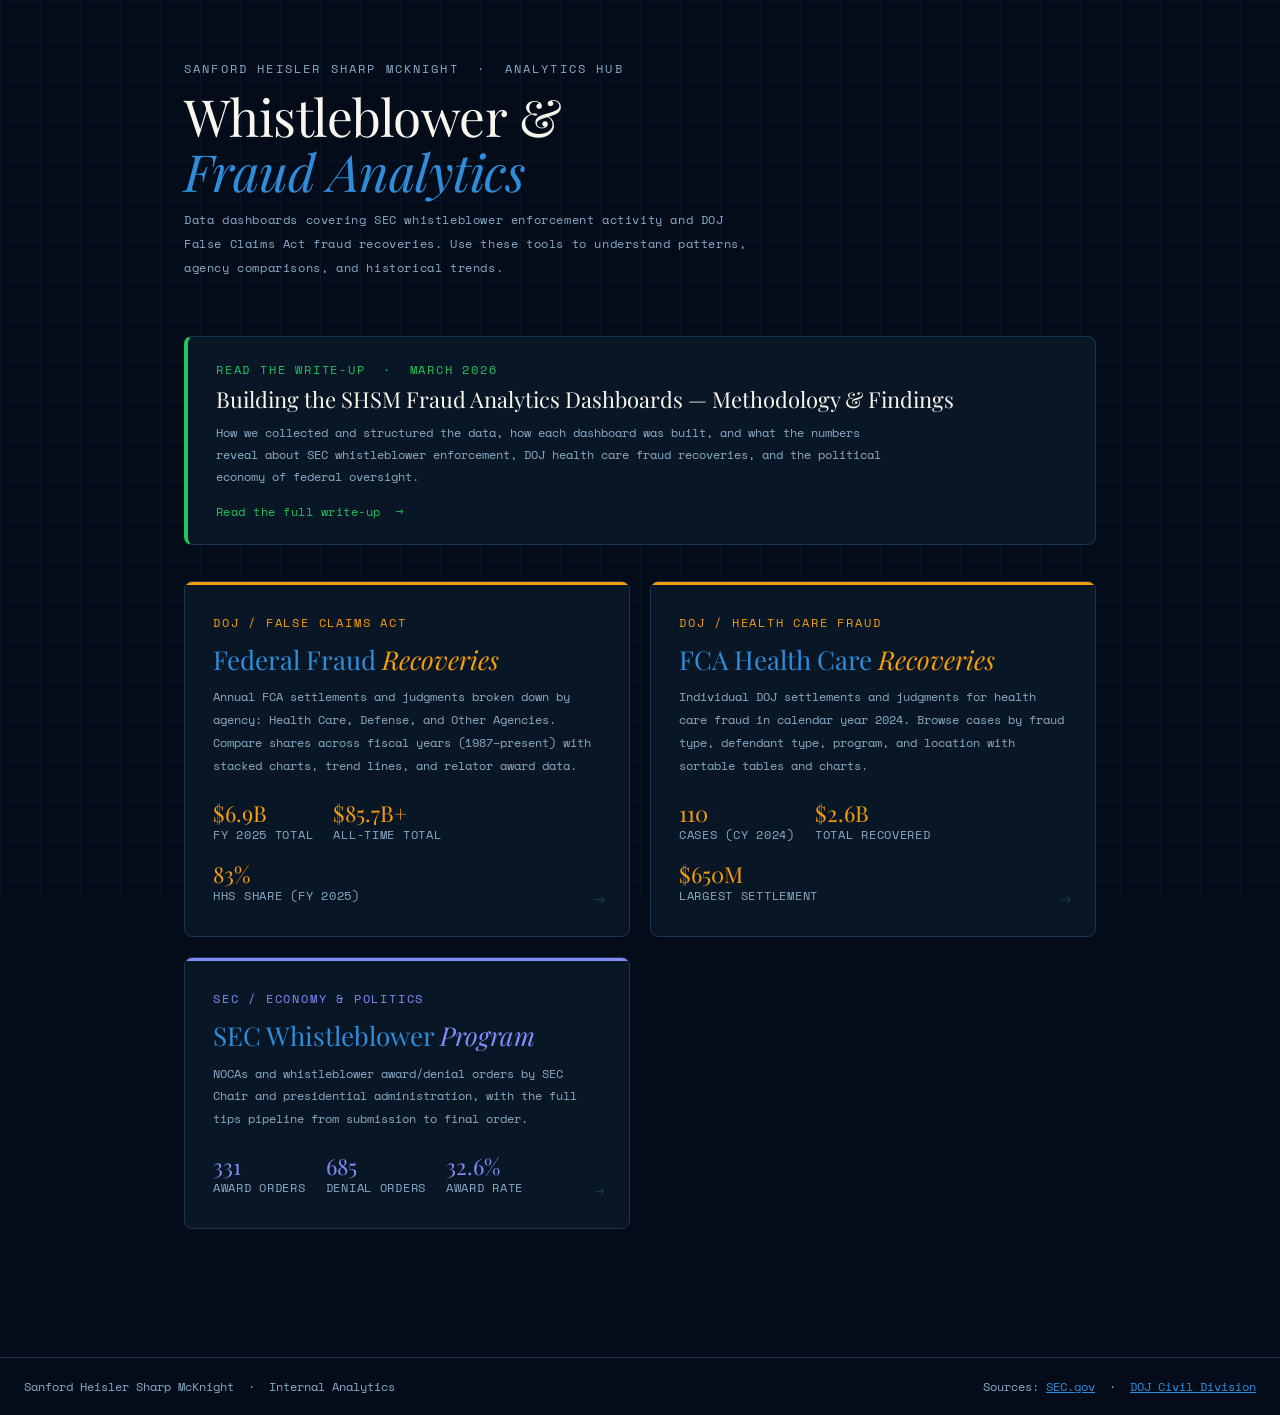
<file: index.html>
<!DOCTYPE html>
<html lang="en">
<head>
<meta charset="UTF-8">
<meta name="viewport" content="width=device-width, initial-scale=1.0">
<title>Whistleblower & Fraud Analytics Hub</title>
<link rel="stylesheet" href="css/shared.css">
<style>
  /* ── Index-page overrides & additional tokens ── */
  :root {
    --cyan:   #00d4ff;
    --amber:  #f59e0b;
    --green:  #22c55e;
    --indigo: #818cf8;
  }

  /* Hub layout: centered column with flex */
  body { display: flex; flex-direction: column; }
  .container { max-width: 960px; padding: 60px 24px 80px; flex: 1; }

  footer {
    position: relative; z-index: 1;
    padding: 20px 24px; margin-top: 0;
  }

  /* ── Hero ── */
  .eyebrow {
    font-size: 12px; letter-spacing: 0.18em; text-transform: uppercase;
    color: var(--muted); margin-bottom: 12px;
  }
  .hero-sub {
    color: var(--muted); font-size: 12px; letter-spacing: 0.05em;
    line-height: 2; max-width: 580px; margin-bottom: 56px;
  }

  /* ── Dashboard cards ── */
  .cards { display: grid; grid-template-columns: 1fr 1fr; gap: 20px; margin-bottom: 48px; }
  @media (max-width: 620px) { .cards { grid-template-columns: 1fr; } }

  .card {
    display: block; text-decoration: none;
    background: var(--surface); border: 1px solid var(--border);
    border-radius: 8px;
    padding: 32px 28px; position: relative; overflow: hidden;
    transition: border-color 0.2s, background 0.2s;
  }
  .card::before {
    content: ''; position: absolute; top: 0; left: 0; right: 0; height: 3px;
  }
  .card.sec::before   { background: var(--cyan); }
  .card.doj::before   { background: var(--amber); }
  .card.macro::before { background: var(--indigo); }

  .card:hover                    { border-color: #2a3d58; background: var(--surface2); }
  .card.sec:hover                { border-color: var(--cyan); }
  .card.doj:hover                { border-color: var(--amber); }
  .card.macro:hover              { border-color: var(--indigo); }

  .card-tag {
    font-size: 12px; letter-spacing: 0.15em; text-transform: uppercase; margin-bottom: 14px;
  }
  .card.sec  .card-tag  { color: var(--cyan); }
  .card.doj  .card-tag  { color: var(--amber); }
  .card.macro .card-tag { color: var(--indigo); }

  .card-title {
    font-family: 'Playfair Display', serif; font-size: 26px;
    font-weight: 400; line-height: 1.15; margin-bottom: 12px;
  }
  .card.sec  .card-title em  { color: var(--cyan); }
  .card.doj  .card-title em  { color: var(--amber); }
  .card.macro .card-title em { color: var(--indigo); }

  .card-desc { font-size: 12px; color: var(--muted); line-height: 1.9; margin-bottom: 24px; }

  .card-stats { display: flex; gap: 20px; flex-wrap: wrap; }
  .cs-value {
    font-family: 'Playfair Display', serif; font-size: 22px; line-height: 1; margin-bottom: 2px;
  }
  .card.sec  .cs-value  { color: var(--cyan); }
  .card.doj  .cs-value  { color: var(--amber); }
  .card.macro .cs-value { color: var(--indigo); }
  .cs-label { font-size: 12px; letter-spacing: 0.06em; text-transform: uppercase; color: var(--muted); }

  .card-arrow {
    position: absolute; bottom: 24px; right: 24px; font-size: 18px;
    color: var(--border); transition: color 0.2s, transform 0.2s;
  }
  .card:hover .card-arrow { color: var(--muted); transform: translateX(4px); }

  /* ── Blog banner ── */
  .blog-banner {
    display: flex; flex-direction: column; gap: 6px;
    text-decoration: none;
    background: var(--surface); border: 1px solid var(--border);
    border-left: 4px solid var(--green);
    border-radius: 8px;
    padding: 24px 28px; margin-bottom: 36px;
    position: relative; overflow: hidden;
    transition: border-color 0.2s, background 0.2s;
  }
  .blog-banner:hover { background: var(--surface2); border-color: var(--green); }
  .blog-banner-label {
    font-size: 12px; letter-spacing: 0.15em; text-transform: uppercase;
    color: var(--green); margin-bottom: 2px;
  }
  .blog-banner-title {
    font-family: 'Playfair Display', serif; font-size: 22px;
    font-weight: 400; color: var(--text); line-height: 1.2;
  }
  .blog-banner-desc {
    font-size: 12px; color: var(--muted); line-height: 1.85;
    max-width: 680px; margin-top: 4px;
  }
  .blog-banner-cta {
    font-size: 12px; color: var(--green); margin-top: 8px;
    letter-spacing: 0.04em;
  }
  @media (max-width: 620px) {
    .blog-banner { padding: 20px 18px; }
    .blog-banner-title { font-size: 19px; }
  }

  /* ── Launch instructions panel ── */
  .launch-panel {
    background: var(--surface); border: 1px solid var(--border);
    border-left: 3px solid var(--green);
    border-radius: 8px;
    padding: 24px 28px; margin-bottom: 48px;
  }
  .launch-title {
    font-size: 12px; letter-spacing: 0.1em; text-transform: uppercase;
    color: var(--green); margin-bottom: 14px;
  }
  .launch-steps { display: grid; grid-template-columns: 1fr 1fr; gap: 16px; }
  @media (max-width: 560px) { .launch-steps { grid-template-columns: 1fr; } }
  .step { display: flex; gap: 12px; align-items: flex-start; }
  .step-num {
    flex-shrink: 0; width: 22px; height: 22px; border: 1px solid var(--border);
    border-radius: 50%; display: flex; align-items: center; justify-content: center;
    font-size: 12px; color: var(--green); margin-top: 2px;
  }
  .step-text { font-size: 12px; color: var(--muted); line-height: 1.7; }
  .step-text code {
    background: var(--surface2); border: 1px solid var(--border);
    padding: 1px 5px; font-size: 12px; color: var(--cyan);
  }
  .step-text strong { color: var(--text); }
</style>
</head>
<body>
<div class="container">

  <p class="eyebrow">Sanford Heisler Sharp McKnight &nbsp;·&nbsp; Analytics Hub</p>
  <h1>Whistleblower &amp;<br><em>Fraud Analytics</em></h1>
  <p class="hero-sub">
    Data dashboards covering SEC whistleblower enforcement activity and DOJ False Claims Act fraud recoveries.
    Use these tools to understand patterns, agency comparisons, and historical trends.
  </p>

  <a class="blog-banner" href="blog_dashboard_overview.html">
    <div class="blog-banner-label">Read the write-up &nbsp;·&nbsp; March 2026</div>
    <div class="blog-banner-title">Building the SHSM Fraud Analytics Dashboards — Methodology &amp; Findings</div>
    <p class="blog-banner-desc">How we collected and structured the data, how each dashboard was built, and what the numbers reveal about SEC whistleblower enforcement, DOJ health care fraud recoveries, and the political economy of federal oversight.</p>
    <div class="blog-banner-cta">Read the full write-up &nbsp;&#8594;</div>
  </a>

  <div class="cards">

    <!-- DOJ FCA Card -->
    <a class="card doj" href="doj_fraud_dashboard.html">
      <div class="card-tag">DOJ / False Claims Act</div>
      <div class="card-title">Federal Fraud <em>Recoveries</em></div>
      <p class="card-desc">
        Annual FCA settlements and judgments broken down by agency: Health Care, Defense,
        and Other Agencies. Compare shares across fiscal years (1987–present)
        with stacked charts, trend lines, and relator award data.
      </p>
      <div class="card-stats">
        <div class="card-stat">
          <div class="cs-value" id="stat-fca-latest">—</div>
          <div class="cs-label" id="stat-fca-latest-label">Latest FY Total</div>
        </div>
        <div class="card-stat">
          <div class="cs-value" id="stat-fca-total">—</div>
          <div class="cs-label">All-Time Total</div>
        </div>
        <div class="card-stat">
          <div class="cs-value" id="stat-fca-hhs">—</div>
          <div class="cs-label" id="stat-fca-hhs-label">HHS Share</div>
        </div>
      </div>
      <div class="card-arrow">&#8594;</div>
    </a>

    <!-- DOJ HC CY2024 Card -->
    <a class="card doj" href="DOJ_Health_Care_Fraud_Recoveries_2024.html">
      <div class="card-tag">DOJ / Health Care Fraud</div>
      <div class="card-title">FCA Health Care <em>Recoveries</em></div>
      <p class="card-desc">
        Individual DOJ settlements and judgments for health care fraud in calendar year 2024.
        Browse cases by fraud type, defendant type, program, and location with sortable tables and charts.
      </p>
      <div class="card-stats">
        <div class="card-stat">
          <div class="cs-value" id="stat-hc-cases">—</div>
          <div class="cs-label">Cases (CY 2024)</div>
        </div>
        <div class="card-stat">
          <div class="cs-value" id="stat-hc-total">—</div>
          <div class="cs-label">Total Recovered</div>
        </div>
        <div class="card-stat">
          <div class="cs-value" id="stat-hc-largest">—</div>
          <div class="cs-label">Largest Settlement</div>
        </div>
      </div>
      <div class="card-arrow">&#8594;</div>
    </a>

    <!-- SEC Macro Card -->
    <a class="card macro" href="sec_macro_dashboard.html">
      <div class="card-tag">SEC / Economy &amp; Politics</div>
      <div class="card-title">SEC Whistleblower <em>Program</em></div>
      <p class="card-desc">
        NOCAs and whistleblower award/denial orders by SEC Chair and presidential
        administration, with the full tips pipeline from submission to final order.
      </p>
      <div class="card-stats">
        <div class="card-stat">
          <div class="cs-value" id="stat-sec-awards">—</div>
          <div class="cs-label">Award Orders</div>
        </div>
        <div class="card-stat">
          <div class="cs-value" id="stat-sec-denials">—</div>
          <div class="cs-label">Denial Orders</div>
        </div>
        <div class="card-stat">
          <div class="cs-value" id="stat-sec-rate">—</div>
          <div class="cs-label">Award Rate</div>
        </div>
      </div>
      <div class="card-arrow">&#8594;</div>
    </a>

  </div>


</div><!-- /container -->

<script>
function fmt$(n) {
  if (n >= 1e9) return '$' + (n / 1e9).toFixed(1) + 'B';
  if (n >= 1e6) return '$' + Math.round(n / 1e6) + 'M';
  return '$' + n.toLocaleString();
}

Promise.all([
  fetch('data/doj_fca.json').then(r => r.json()),
  fetch('data/doj_hc_cy2024.json').then(r => r.json()),
  fetch('data/sec_final_orders.json').then(r => r.json())
]).then(([fca, hc, sec]) => {
  // DOJ FCA
  const records = fca.records;
  const last = records[records.length - 1];
  const allTime = records.reduce((s, r) => s + r.t, 0);
  const hhsPct = last.hhs ? Math.round(last.hhs / last.t * 100) : null;
  document.getElementById('stat-fca-latest').textContent = fmt$(last.t);
  document.getElementById('stat-fca-latest-label').textContent = 'FY ' + last.y + ' Total';
  document.getElementById('stat-fca-total').textContent = fmt$(allTime) + '+';
  document.getElementById('stat-fca-hhs').textContent = hhsPct ? hhsPct + '%' : '—';
  document.getElementById('stat-fca-hhs-label').textContent = 'HHS Share (FY ' + last.y + ')';

  // DOJ HC CY2024
  const s = hc.summary;
  document.getElementById('stat-hc-cases').textContent = s.totalCases;
  document.getElementById('stat-hc-total').textContent = fmt$(s.totalRecovered);
  document.getElementById('stat-hc-largest').textContent = fmt$(s.largestSettlement);

  // SEC final orders
  const awards  = Object.values(sec.awardsMonthly).reduce((a, b) => a + b, 0);
  const denials = Object.values(sec.denialsMonthly).reduce((a, b) => a + b, 0);
  const rate    = (awards / (awards + denials) * 100).toFixed(1);
  document.getElementById('stat-sec-awards').textContent  = awards;
  document.getElementById('stat-sec-denials').textContent = denials;
  document.getElementById('stat-sec-rate').textContent    = rate + '%';
});
</script>

<footer>
  <span>Sanford Heisler Sharp McKnight &nbsp;·&nbsp; Internal Analytics</span>
  <span>Sources: <a href="https://www.sec.gov/enforcement-litigation/whistleblower-program/whistleblower-program-notices-covered-action" target="_blank">SEC.gov</a> &nbsp;·&nbsp; <a href="https://www.justice.gov/civil/false-claims-act" target="_blank">DOJ Civil Division</a></span>
</footer>
</body>
</html>
</file>
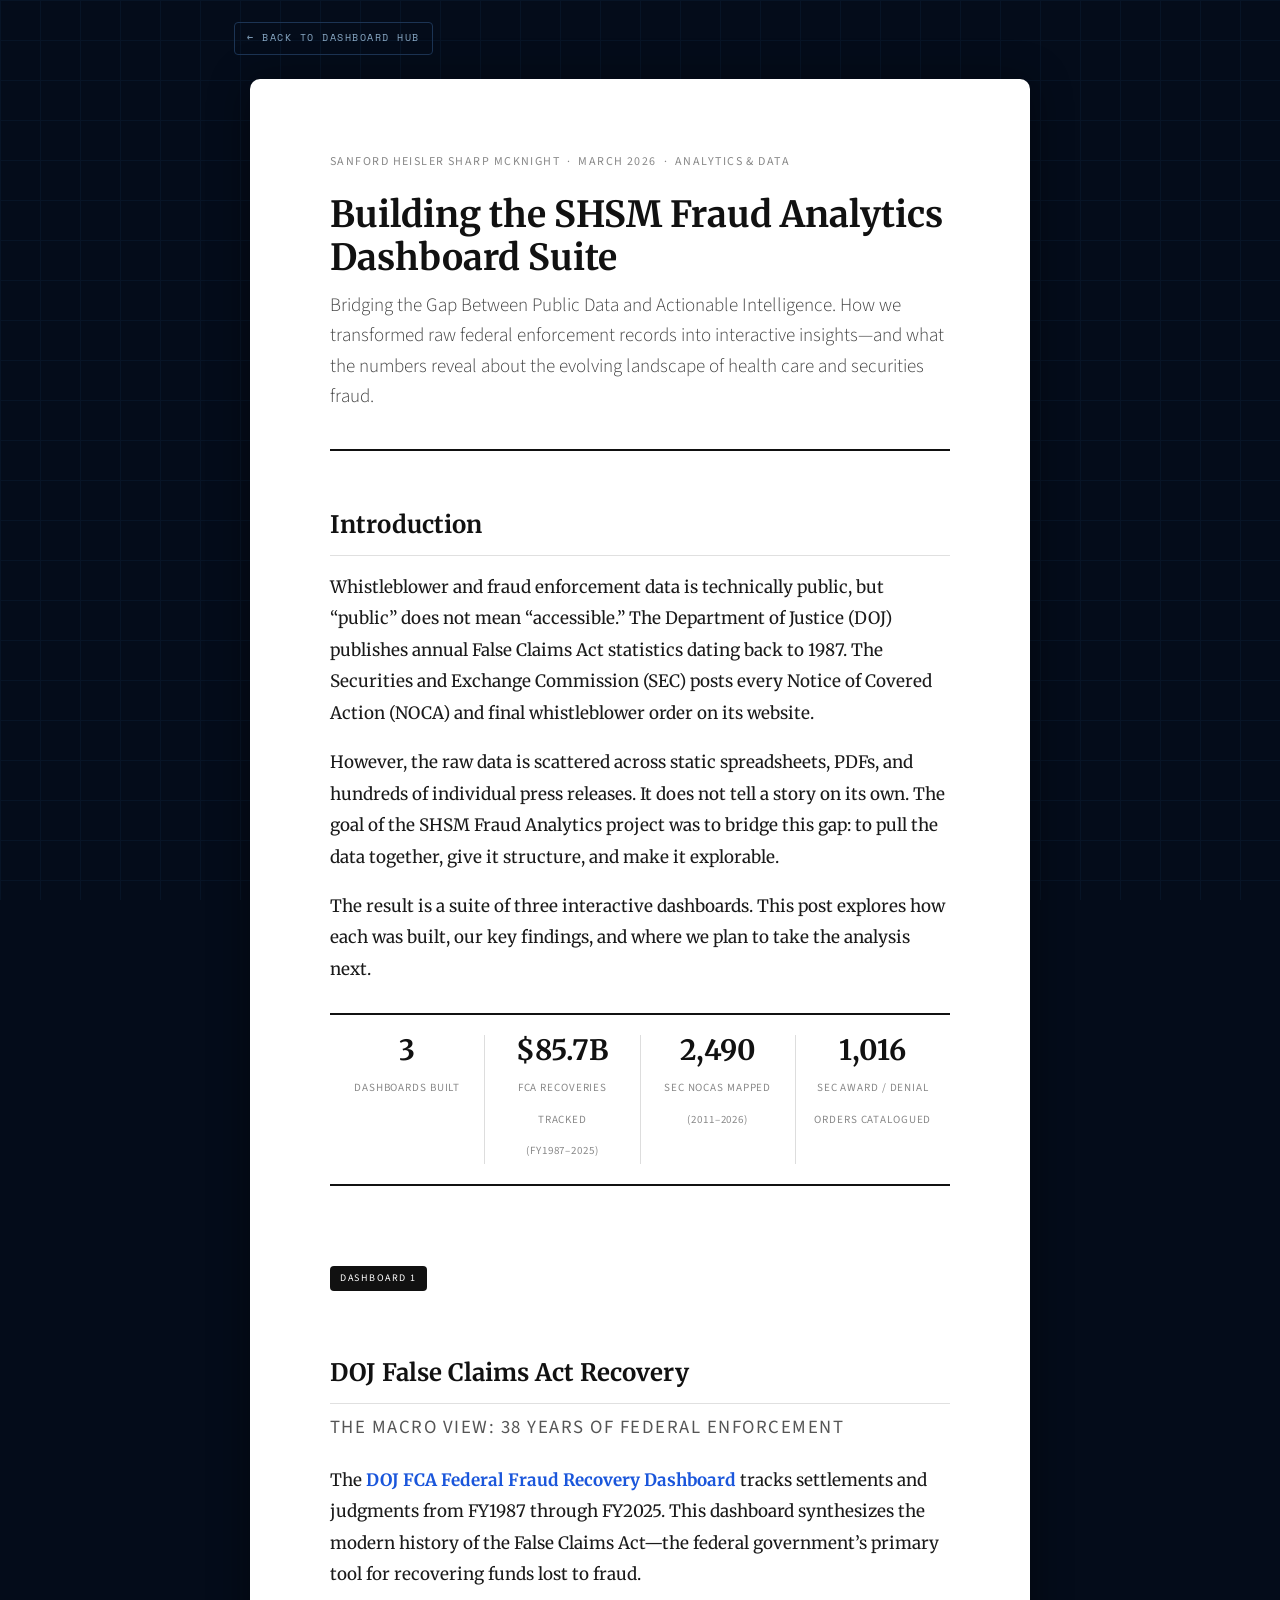
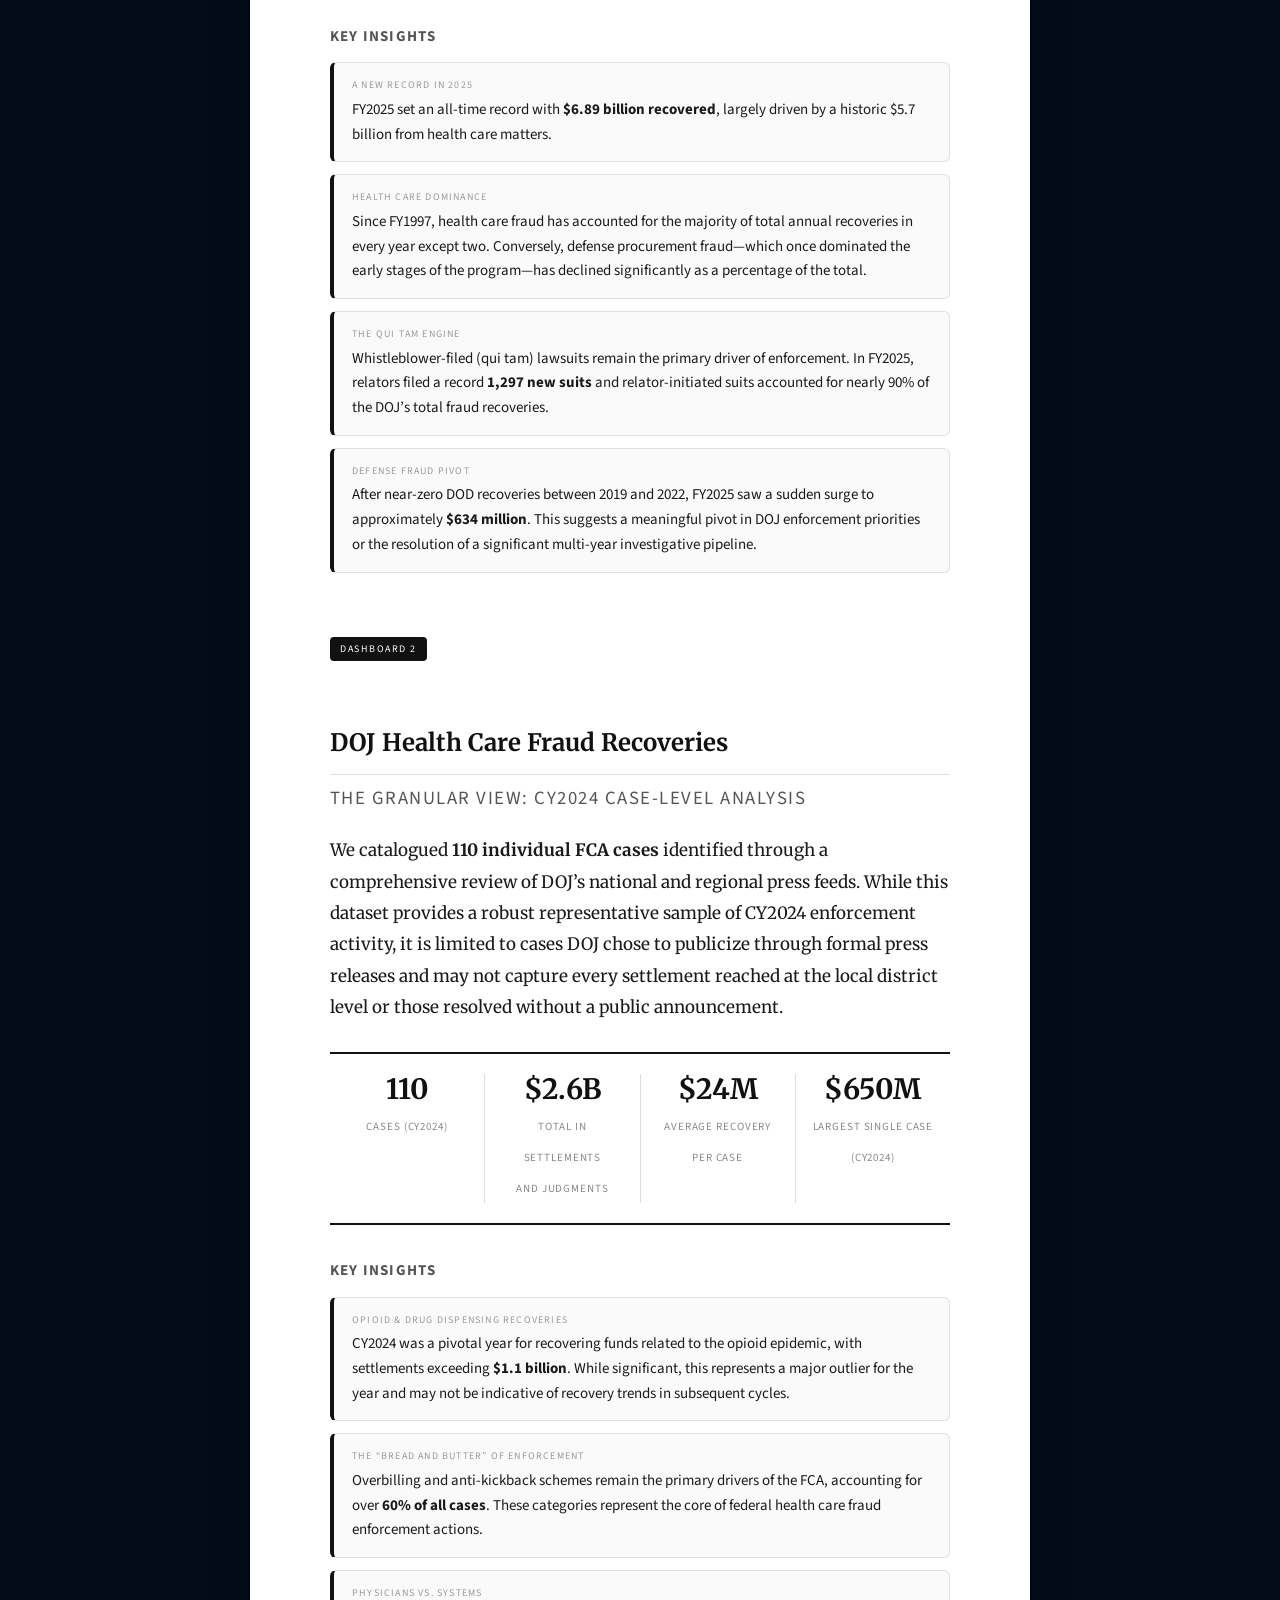
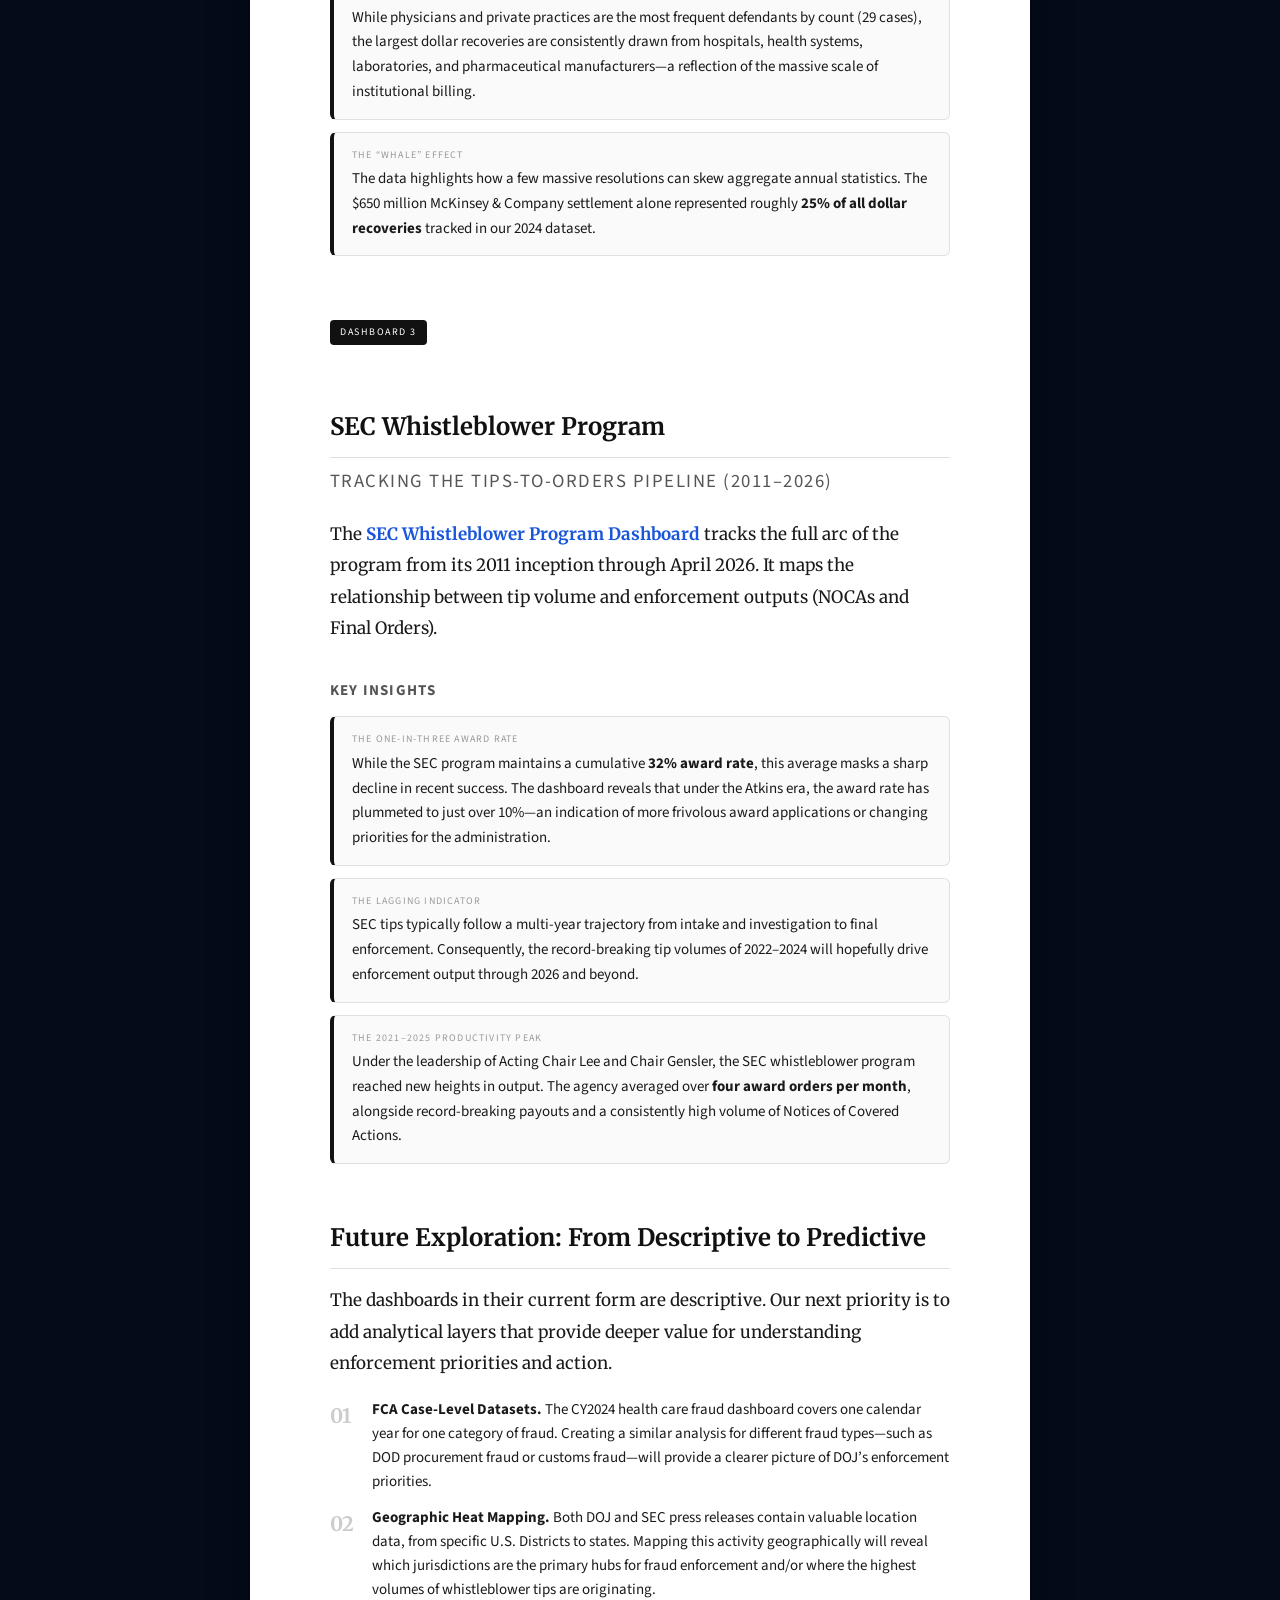
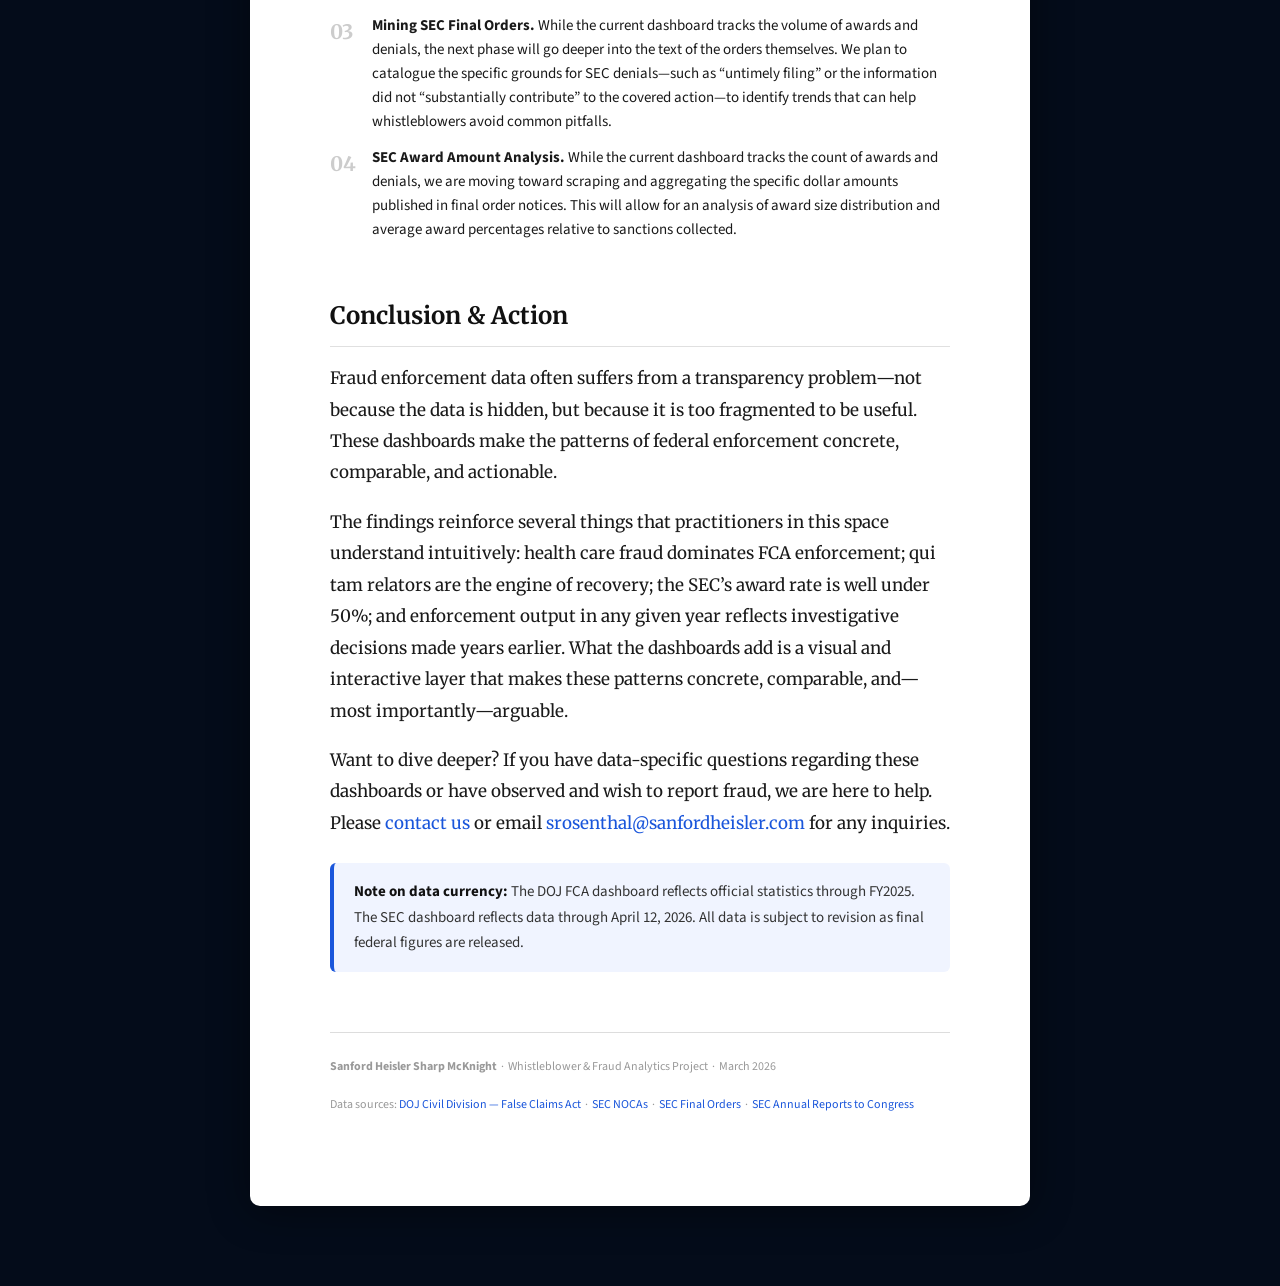
<file: blog_dashboard_overview.html>
<!DOCTYPE html>
<html lang="en">
<head>
<meta charset="UTF-8">
<meta name="viewport" content="width=device-width, initial-scale=1.0">
<title>Building the SHSM Fraud Analytics Dashboard Suite — Methodology &amp; Findings</title>
<link rel="stylesheet" href="css/blog.css">
</head>
<body>

<nav class="blog-nav">
  <a class="back-link" href="index.html">&#8592; Back to Dashboard Hub</a>
</nav>

<div class="page">

  <!-- Header -->
  <div class="meta">Sanford Heisler Sharp McKnight &nbsp;&middot;&nbsp; March 2026 &nbsp;&middot;&nbsp; Analytics &amp; Data</div>

  <h1>Building the SHSM Fraud Analytics Dashboard Suite</h1>

  <p class="deck">
    Bridging the Gap Between Public Data and Actionable Intelligence. How we transformed raw federal enforcement records into interactive insights&mdash;and what the numbers reveal about the evolving landscape of health care and securities fraud.
  </p>

  <!-- ═══════════════════════════════════════════ -->
  <h2>Introduction</h2>

  <p>
    Whistleblower and fraud enforcement data is technically public, but &ldquo;public&rdquo; does not mean &ldquo;accessible.&rdquo; The Department of Justice (DOJ) publishes annual False Claims Act statistics dating back to 1987. The Securities and Exchange Commission (SEC) posts every Notice of Covered Action (NOCA) and final whistleblower order on its website.
  </p>

  <p>
    However, the raw data is scattered across static spreadsheets, PDFs, and hundreds of individual press releases. It does not tell a story on its own. The goal of the SHSM Fraud Analytics project was to bridge this gap: to pull the data together, give it structure, and make it explorable.
  </p>

  <p>
    The result is a suite of three interactive dashboards. This post explores how each was built, our key findings, and where we plan to take the analysis next.
  </p>

  <div class="stat-row">
    <div class="stat-item">
      <a href="index.html" style="text-decoration:none;color:inherit">
        <span class="stat-number">3</span>
        <span class="stat-label">Dashboards Built</span>
      </a>
    </div>
    <div class="stat-item">
      <a href="doj_fraud_dashboard.html" style="text-decoration:none;color:inherit">
        <span class="stat-number" id="blog-fca-total">$85.7B</span>
        <span class="stat-label">FCA Recoveries Tracked<br>(FY1987&ndash;2025)</span>
      </a>
    </div>
    <div class="stat-item">
      <a href="sec_macro_dashboard.html" style="text-decoration:none;color:inherit">
        <span class="stat-number">2,490</span>
        <span class="stat-label">SEC NOCAs Mapped<br>(2011&ndash;2026)</span>
      </a>
    </div>
    <div class="stat-item">
      <a href="sec_macro_dashboard.html" style="text-decoration:none;color:inherit">
        <span class="stat-number" id="blog-orders-total">1,016</span>
        <span class="stat-label">SEC Award / Denial<br>Orders Catalogued</span>
      </a>
    </div>
  </div>

  <!-- ═══════════════════════════════════════════ -->
  <div class="section-tag">Dashboard 1</div>
  <h2>DOJ False Claims Act Recovery</h2>
  <h3 style="font-weight:400;font-size:1.1em;color:#555;margin-top:-10px;margin-bottom:20px">The Macro View: 38 Years of Federal Enforcement</h3>

  <p>
    The <a href="doj_fraud_dashboard.html"><strong>DOJ FCA Federal Fraud Recovery Dashboard</strong></a> tracks settlements and judgments from FY1987 through FY2025. This dashboard synthesizes the modern history of the False Claims Act&mdash;the federal government&rsquo;s primary tool for recovering funds lost to fraud.
  </p>

  <h3>Key Insights</h3>

  <div class="finding">
    <span class="label">A New Record in 2025</span>
    FY2025 set an all-time record with <strong>$6.89 billion recovered</strong>, largely driven by a historic $5.7 billion from health care matters.
  </div>

  <div class="finding">
    <span class="label">Health Care Dominance</span>
    Since FY1997, health care fraud has accounted for the majority of total annual recoveries in every year except two. Conversely, defense procurement fraud&mdash;which once dominated the early stages of the program&mdash;has declined significantly as a percentage of the total.
  </div>

  <div class="finding">
    <span class="label">The Qui Tam Engine</span>
    Whistleblower-filed (qui tam) lawsuits remain the primary driver of enforcement. In FY2025, relators filed a record <strong>1,297 new suits</strong> and relator-initiated suits accounted for nearly 90% of the DOJ&rsquo;s total fraud recoveries.
  </div>

  <div class="finding">
    <span class="label">Defense Fraud Pivot</span>
    After near-zero DOD recoveries between 2019 and 2022, FY2025 saw a sudden surge to approximately <strong>$634 million</strong>. This suggests a meaningful pivot in DOJ enforcement priorities or the resolution of a significant multi-year investigative pipeline.
  </div>

  <!-- ═══════════════════════════════════════════ -->
  <div class="section-tag">Dashboard 2</div>
  <h2>DOJ Health Care Fraud Recoveries</h2>
  <h3 style="font-weight:400;font-size:1.1em;color:#555;margin-top:-10px;margin-bottom:20px">The Granular View: CY2024 Case-Level Analysis</h3>

  <p>
    We catalogued <strong>110 individual FCA cases</strong> identified through a comprehensive review of DOJ&rsquo;s national and regional press feeds. While this dataset provides a robust representative sample of CY2024 enforcement activity, it is limited to cases DOJ chose to publicize through formal press releases and may not capture every settlement reached at the local district level or those resolved without a public announcement.
  </p>

  <div class="stat-row">
    <div class="stat-item">
      <a href="DOJ_Health_Care_Fraud_Recoveries_2024.html" style="text-decoration:none;color:inherit">
        <span class="stat-number" id="blog-hc-cases">—</span>
        <span class="stat-label">Cases (CY2024)</span>
      </a>
    </div>
    <div class="stat-item">
      <a href="DOJ_Health_Care_Fraud_Recoveries_2024.html" style="text-decoration:none;color:inherit">
        <span class="stat-number" id="blog-hc-total">—</span>
        <span class="stat-label">Total in Settlements<br>and Judgments</span>
      </a>
    </div>
    <div class="stat-item">
      <a href="DOJ_Health_Care_Fraud_Recoveries_2024.html" style="text-decoration:none;color:inherit">
        <span class="stat-number" id="blog-hc-avg">—</span>
        <span class="stat-label">Average Recovery<br>per Case</span>
      </a>
    </div>
    <div class="stat-item">
      <a href="DOJ_Health_Care_Fraud_Recoveries_2024.html" style="text-decoration:none;color:inherit">
        <span class="stat-number" id="blog-hc-largest">—</span>
        <span class="stat-label">Largest Single Case<br>(CY2024)</span>
      </a>
    </div>
  </div>

  <h3>Key Insights</h3>

  <div class="finding">
    <span class="label">Opioid &amp; Drug Dispensing Recoveries</span>
    CY2024 was a pivotal year for recovering funds related to the opioid epidemic, with settlements exceeding <strong>$1.1 billion</strong>. While significant, this represents a major outlier for the year and may not be indicative of recovery trends in subsequent cycles.
  </div>

  <div class="finding">
    <span class="label">The &ldquo;Bread and Butter&rdquo; of Enforcement</span>
    Overbilling and anti-kickback schemes remain the primary drivers of the FCA, accounting for over <strong>60% of all cases</strong>. These categories represent the core of federal health care fraud enforcement actions.
  </div>

  <div class="finding">
    <span class="label">Physicians vs. Systems</span>
    While physicians and private practices are the most frequent defendants by count (29 cases), the largest dollar recoveries are consistently drawn from hospitals, health systems, laboratories, and pharmaceutical manufacturers&mdash;a reflection of the massive scale of institutional billing.
  </div>

  <div class="finding">
    <span class="label">The &ldquo;Whale&rdquo; Effect</span>
    The data highlights how a few massive resolutions can skew aggregate annual statistics. The $650 million McKinsey &amp; Company settlement alone represented roughly <strong>25% of all dollar recoveries</strong> tracked in our 2024 dataset.
  </div>

  <!-- ═══════════════════════════════════════════ -->
  <div class="section-tag">Dashboard 3</div>
  <h2>SEC Whistleblower Program</h2>
  <h3 style="font-weight:400;font-size:1.1em;color:#555;margin-top:-10px;margin-bottom:20px">Tracking the Tips-to-Orders Pipeline (2011&ndash;2026)</h3>

  <p>
    The <a href="sec_macro_dashboard.html"><strong>SEC Whistleblower Program Dashboard</strong></a> tracks the full arc of the program from its 2011 inception through April 2026. It maps the relationship between tip volume and enforcement outputs (NOCAs and Final Orders).
  </p>

  <h3>Key Insights</h3>

  <div class="finding">
    <span class="label">The One-in-Three Award Rate</span>
    While the SEC program maintains a cumulative <strong>32% award rate</strong>, this average masks a sharp decline in recent success. The dashboard reveals that under the Atkins era, the award rate has plummeted to just over 10%&mdash;an indication of more frivolous award applications or changing priorities for the administration.
  </div>

  <div class="finding">
    <span class="label">The Lagging Indicator</span>
    SEC tips typically follow a multi-year trajectory from intake and investigation to final enforcement. Consequently, the record-breaking tip volumes of 2022&ndash;2024 will hopefully drive enforcement output through 2026 and beyond.
  </div>

  <div class="finding">
    <span class="label">The 2021&ndash;2025 Productivity Peak</span>
    Under the leadership of Acting Chair Lee and Chair Gensler, the SEC whistleblower program reached new heights in output. The agency averaged over <strong>four award orders per month</strong>, alongside record-breaking payouts and a consistently high volume of Notices of Covered Actions.
  </div>

  <!-- ═══════════════════════════════════════════ -->
  <h2>Future Exploration: From Descriptive to Predictive</h2>

  <p>
    The dashboards in their current form are descriptive. Our next priority is to add analytical layers that provide deeper value for understanding enforcement priorities and action.
  </p>

  <div class="future-item">
    <span class="future-num">01</span>
    <div>
      <strong>FCA Case-Level Datasets.</strong> The CY2024 health care fraud dashboard covers one calendar year for one category of fraud. Creating a similar analysis for different fraud types&mdash;such as DOD procurement fraud or customs fraud&mdash;will provide a clearer picture of DOJ&rsquo;s enforcement priorities.
    </div>
  </div>

  <div class="future-item">
    <span class="future-num">02</span>
    <div>
      <strong>Geographic Heat Mapping.</strong> Both DOJ and SEC press releases contain valuable location data, from specific U.S. Districts to states. Mapping this activity geographically will reveal which jurisdictions are the primary hubs for fraud enforcement and/or where the highest volumes of whistleblower tips are originating.
    </div>
  </div>

  <div class="future-item">
    <span class="future-num">03</span>
    <div>
      <strong>Mining SEC Final Orders.</strong> While the current dashboard tracks the volume of awards and denials, the next phase will go deeper into the text of the orders themselves. We plan to catalogue the specific grounds for SEC denials&mdash;such as &ldquo;untimely filing&rdquo; or the information did not &ldquo;substantially contribute&rdquo; to the covered action&mdash;to identify trends that can help whistleblowers avoid common pitfalls.
    </div>
  </div>

  <div class="future-item">
    <span class="future-num">04</span>
    <div>
      <strong>SEC Award Amount Analysis.</strong> While the current dashboard tracks the count of awards and denials, we are moving toward scraping and aggregating the specific dollar amounts published in final order notices. This will allow for an analysis of award size distribution and average award percentages relative to sanctions collected.
    </div>
  </div>

  <!-- ═══════════════════════════════════════════ -->
  <h2>Conclusion &amp; Action</h2>

  <p>
    Fraud enforcement data often suffers from a transparency problem&mdash;not because the data is hidden, but because it is too fragmented to be useful. These dashboards make the patterns of federal enforcement concrete, comparable, and actionable.
  </p>

  <p>
    The findings reinforce several things that practitioners in this space understand intuitively: health care fraud dominates FCA enforcement; qui tam relators are the engine of recovery; the SEC&rsquo;s award rate is well under 50%; and enforcement output in any given year reflects investigative decisions made years earlier. What the dashboards add is a visual and interactive layer that makes these patterns concrete, comparable, and&mdash;most importantly&mdash;arguable.
  </p>

  <p>
    Want to dive deeper? If you have data-specific questions regarding these dashboards or have observed and wish to report fraud, we are here to help. Please <a href="https://sanfordheisler.com/contact/">contact us</a> or email <a href="mailto:srosenthal@sanfordheisler.com">srosenthal@sanfordheisler.com</a> for any inquiries.
  </p>

  <div class="callout">
    <strong>Note on data currency:</strong> The DOJ FCA dashboard reflects official statistics through FY2025. The SEC dashboard reflects data through April 12, 2026. All data is subject to revision as final federal figures are released.
  </div>

  <!-- Footer -->
  <div class="post-footer">
    <p><strong>Sanford Heisler Sharp McKnight</strong> &nbsp;&middot;&nbsp; Whistleblower &amp; Fraud Analytics Project &nbsp;&middot;&nbsp; March 2026</p>
    <p>
      Data sources: <a href="https://www.justice.gov/civil/false-claims-act">DOJ Civil Division &mdash; False Claims Act</a> &nbsp;&middot;&nbsp;
      <a href="https://www.sec.gov/enforcement-litigation/whistleblower-program/whistleblower-program-notices-covered-action">SEC NOCAs</a> &nbsp;&middot;&nbsp;
      <a href="https://www.sec.gov/enforcement-litigation/whistleblower-program/final-orders-whistleblower-award-determinations">SEC Final Orders</a> &nbsp;&middot;&nbsp;
      <a href="https://www.sec.gov/whistleblower/annual-reports">SEC Annual Reports to Congress</a>
    </p>
  </div>

</div><!-- /page -->

<script>
function fmtB(n) {
  if (n >= 1e9) return '$' + (n / 1e9).toFixed(1) + 'B';
  if (n >= 1e6) return '$' + Math.round(n / 1e6) + 'M';
  return '$' + n.toLocaleString();
}

Promise.all([
  fetch('data/doj_fca.json').then(r => r.json()),
  fetch('data/doj_hc_cy2024.json').then(r => r.json()),
  fetch('data/sec_final_orders.json').then(r => r.json())
]).then(([fca, hc, sec]) => {
  // FCA all-time total
  const fcaTotal = fca.records.reduce((s, r) => s + r.t, 0);
  document.getElementById('blog-fca-total').textContent = fmtB(fcaTotal);

  // HC CY2024
  const s = hc.summary;
  document.getElementById('blog-hc-cases').textContent   = s.totalCases;
  document.getElementById('blog-hc-total').textContent   = fmtB(s.totalRecovered);
  document.getElementById('blog-hc-avg').textContent     = fmtB(s.avgRecovery);
  document.getElementById('blog-hc-largest').textContent = fmtB(s.largestSettlement);

  // SEC orders total
  const awards  = Object.values(sec.awardsMonthly).reduce((a, b) => a + b, 0);
  const denials = Object.values(sec.denialsMonthly).reduce((a, b) => a + b, 0);
  document.getElementById('blog-orders-total').textContent = (awards + denials).toLocaleString();
});
</script>
</body>
</html>
</file>
<file: css/shared.css>
/*
 * shared.css — SHSM Analytics Hub
 * Dark-theme design system shared by all dashboard pages.
 *
 * Brand relationship: visual language echoes sanfordheisler.com —
 *   • Playfair Display (their heading font) replaces DM Serif Display
 *   • Navy palette (#003062 family) anchors backgrounds and borders
 *   • Warm gold (--warm) echoes their peach accent (#FFBC7D), muted for dark bg
 *   • Space Mono retained for all data / label / numeric elements (dashboard identity)
 *
 * Per-page accent overrides go in an inline <style> block in each HTML file.
 */

@import url('https://fonts.googleapis.com/css2?family=Space+Mono:wght@400;700&family=Playfair+Display:ital,wght@0,400;0,600;1,400&display=swap');

/* ── Design tokens ──────────────────────────────────────────────────────── */
:root {
  /* Backgrounds — navy-anchored darks */
  --bg:         #040c1a;   /* deep navy, roots in SH #003062 */
  --surface:    #081625;   /* navy panel */
  --surface2:   #0d1f35;   /* navy hover / alternate surface */
  --border:     #1c3454;   /* navy border */

  /* Accent — SH blue family, bright enough to read on dark */
  --accent:     #2e8dda;   /* bridges SH #006DD6 with data-dashboard readability */

  /* Warm secondary — muted echo of SH's peach #FFBC7D */
  --warm:       #c8874a;

  /* Text */
  --text:       #F9F6EE;   /* warm white */
  --muted:      #8aaac6;   /* blue-tinted secondary labels, readable */

  /* Chart grid */
  --grid-line:  #0d1f35;
}

/* ── Reset ──────────────────────────────────────────────────────────────── */
*, *::before, *::after { box-sizing: border-box; margin: 0; padding: 0; }

/* ── Base ───────────────────────────────────────────────────────────────── */
body {
  background: var(--bg);
  color: var(--text);
  font-family: 'Space Mono', monospace;
  min-height: 100vh;
}

/* Subtle grid background */
body::before {
  content: '';
  position: fixed;
  inset: 0;
  background-image:
    linear-gradient(var(--grid-line) 1px, transparent 1px),
    linear-gradient(90deg, var(--grid-line) 1px, transparent 1px);
  background-size: 40px 40px;
  opacity: 0.45;
  pointer-events: none;
  z-index: 0;
}

/* ── Page layout ────────────────────────────────────────────────────────── */
.container {
  position: relative;
  z-index: 1;
  max-width: 1280px;
  margin: 0 auto;
  padding: 40px 24px;
}

/* ── Navigation ─────────────────────────────────────────────────────────── */
.back-link {
  display: inline-block;
  font-size: 12px;
  letter-spacing: 0.12em;
  text-transform: uppercase;
  color: var(--muted);
  text-decoration: none;
  border: 1px solid var(--border);
  border-radius: 4px;
  padding: 6px 12px;
  margin-bottom: 20px;
  transition: all 0.15s;
}
.back-link:hover { border-color: var(--accent); color: var(--accent); }

/* ── Tag chips ──────────────────────────────────────────────────────────── */
.tag {
  display: inline-block;
  font-size: 12px;
  letter-spacing: 0.15em;
  text-transform: uppercase;
  color: var(--accent);
  border: 1px solid var(--accent);
  border-radius: 4px;
  padding: 4px 10px;
  margin-bottom: 16px;
}

/* ── Typography ─────────────────────────────────────────────────────────── */
h1 {
  font-family: 'Playfair Display', serif;
  font-size: clamp(28px, 4vw, 52px);
  font-weight: 400;
  line-height: 1.08;
  letter-spacing: -0.01em;
  margin-bottom: 8px;
}
h1 em { font-style: italic; color: var(--accent); }

h2 {
  font-family: 'Playfair Display', serif;
  font-weight: 400;
}

.subtitle {
  color: var(--muted);
  font-size: 12px;
  letter-spacing: 0.04em;
  line-height: 1.8;
  max-width: 780px;
}

/* ── Controls bar ───────────────────────────────────────────────────────── */
.controls,
.controls-row,
.date-range-row {
  display: flex;
  flex-wrap: wrap;
  gap: 10px;
  align-items: center;
  margin-bottom: 20px;
}

.date-label {
  font-size: 12px;
  color: var(--muted);
  letter-spacing: 0.06em;
  text-transform: uppercase;
}

select,
input[type="month"],
input[type="number"],
input[type="text"] {
  font-family: 'Space Mono', monospace;
  font-size: 11px;
  padding: 8px 12px;
  background: var(--surface);
  color: var(--text);
  border: 1px solid var(--border);
  border-radius: 4px;
  cursor: pointer;
  outline: none;
}
select:focus,
input[type="month"]:focus,
input[type="number"]:focus,
input[type="text"]:focus { border-color: var(--accent); }

input[type="month"]::-webkit-calendar-picker-indicator {
  filter: invert(0.6);
  cursor: pointer;
}

/* ── Buttons ────────────────────────────────────────────────────────────── */
.btn {
  font-family: 'Space Mono', monospace;
  font-size: 12px;
  letter-spacing: 0.06em;
  text-transform: uppercase;
  padding: 8px 14px;
  border: 1px solid var(--border);
  border-radius: 4px;
  background: var(--surface);
  color: var(--muted);
  cursor: pointer;
  transition: all 0.15s;
}
.btn:hover  { border-color: var(--accent); color: var(--accent); }
.btn.active {
  border-color: var(--accent);
  color: var(--accent);
  background: rgba(46, 141, 218, 0.10);
}

/* ── KPI / Stat cards ───────────────────────────────────────────────────── */
.stats {
  display: grid;
  grid-template-columns: repeat(auto-fit, minmax(160px, 1fr));
  gap: 12px;
  margin-bottom: 28px;
}

.stat-card {
  background: var(--surface);
  border: 1px solid var(--border);
  border-radius: 6px;
  padding: 20px;
  position: relative;
  overflow: hidden;
}
.stat-card::after {
  content: '';
  position: absolute;
  bottom: 0; left: 0; right: 0;
  height: 2px;
  background: var(--accent);
}

.stat-label {
  font-size: 12px;
  letter-spacing: 0.08em;
  text-transform: uppercase;
  color: var(--muted);
  margin-bottom: 8px;
}

.stat-value {
  font-family: 'Playfair Display', serif;
  font-size: 32px;
  line-height: 1;
  margin-bottom: 4px;
  color: var(--accent);
}

.stat-sub { font-size: 12px; color: var(--muted); }

/* ── Chart panels ───────────────────────────────────────────────────────── */
.chart-panel {
  background: var(--surface);
  border: 1px solid var(--border);
  border-radius: 6px;
  padding: 24px;
  margin-bottom: 20px;
}

.chart-title {
  font-size: 12px;
  font-weight: 700;
  letter-spacing: 0.1em;
  text-transform: uppercase;
  color: var(--text);
  margin-bottom: 20px;
  display: flex;
  justify-content: space-between;
  align-items: center;
  flex-wrap: wrap;
  gap: 8px;
}

.chart-wrapper        { position: relative; height: 340px; }
.chart-wrapper.short  { height: 240px; }
.chart-wrapper.tall   { height: 420px; }

/* ── Two-column grid ────────────────────────────────────────────────────── */
.two-col {
  display: grid;
  grid-template-columns: 1fr 1fr;
  gap: 20px;
  margin-bottom: 20px;
}
@media (max-width: 720px) { .two-col { grid-template-columns: 1fr; } }

/* ── Note / disclaimer boxes ────────────────────────────────────────────── */
.note {
  background: color-mix(in srgb, var(--accent) 10%, var(--surface));
  border: 1px solid color-mix(in srgb, var(--accent) 28%, var(--border));
  border-left: 4px solid var(--accent);
  border-radius: 6px;
  padding: 14px 18px;
  font-size: 12px;
  color: var(--muted);
  line-height: 1.8;
  margin-bottom: 20px;
}
.note strong { color: var(--text); }

/* ── Legend chips ───────────────────────────────────────────────────────── */
.legend-row { display: flex; flex-wrap: wrap; gap: 14px; margin-bottom: 16px; }
.chip {
  display: flex;
  align-items: center;
  gap: 6px;
  font-size: 12px;
  letter-spacing: 0.05em;
  text-transform: uppercase;
  color: var(--muted);
}
.chip-dot { width: 10px; height: 10px; border-radius: 2px; flex-shrink: 0; }

/* ── Data tables ────────────────────────────────────────────────────────── */
.table-panel {
  background: var(--surface);
  border: 1px solid var(--border);
  border-radius: 6px;
  margin-bottom: 20px;
  overflow-x: auto;
}
.table-header {
  font-size: 12px;
  letter-spacing: 0.1em;
  text-transform: uppercase;
  color: var(--muted);
  padding: 16px 24px;
  border-bottom: 1px solid var(--border);
  display: flex;
  justify-content: space-between;
  align-items: center;
  flex-wrap: wrap;
  gap: 8px;
}
.data-table { width: 100%; border-collapse: collapse; font-size: 12px; }
.data-table th {
  text-align: left;
  padding: 10px 16px;
  color: var(--muted);
  font-size: 12px;
  letter-spacing: 0.07em;
  text-transform: uppercase;
  font-weight: 400;
  border-bottom: 1px solid var(--border);
  background: var(--surface2);
  white-space: nowrap;
}
.data-table td {
  padding: 9px 16px;
  border-bottom: 1px solid var(--border);
}
.data-table tr:last-child td { border-bottom: none; }
.data-table tr:hover td { background: var(--surface2); }

/* ── Footer ─────────────────────────────────────────────────────────────── */
footer {
  margin-top: 48px;
  padding-top: 24px;
  border-top: 1px solid var(--border);
  font-size: 12px;
  color: var(--muted);
  display: flex;
  justify-content: space-between;
  flex-wrap: wrap;
  gap: 8px;
}

a { color: var(--accent); }
</file>
<file: css/blog.css>
/*
 * blog.css — SHSM Blog / Document Pages
 * Editorial content on dark-site background; white card retains print fidelity.
 */

@import url('https://fonts.googleapis.com/css2?family=Merriweather:ital,wght@0,300;0,400;0,700;1,300;1,400&family=Source+Sans+Pro:wght@300;400;600;700&family=Space+Mono:wght@400;700&display=swap');

/* ── Reset ──────────────────────────────────────────────────────────────── */
*, *::before, *::after { box-sizing: border-box; margin: 0; padding: 0; }

/* ── Base — dark site background ───────────────────────────────────────── */
body {
  background: #040c1a;
  color: #1a1a1a;
  font-family: 'Merriweather', Georgia, serif;
  font-size: 17px;
  line-height: 1.85;
  min-height: 100vh;
}

/* Subtle grid background (matches site) */
body::before {
  content: '';
  position: fixed;
  inset: 0;
  background-image:
    linear-gradient(#0d1f35 1px, transparent 1px),
    linear-gradient(90deg, #0d1f35 1px, transparent 1px);
  background-size: 40px 40px;
  opacity: 0.45;
  pointer-events: none;
  z-index: 0;
}

/* ── Back-to-hub nav ────────────────────────────────────────────────────── */
.blog-nav {
  position: relative;
  z-index: 1;
  max-width: 860px;
  margin: 0 auto;
  padding: 20px 24px 0;
}

.back-link {
  display: inline-block;
  font-family: 'Space Mono', monospace;
  font-size: 10px;
  letter-spacing: 0.15em;
  text-transform: uppercase;
  color: #8aaac6;
  text-decoration: none;
  border: 1px solid #1c3454;
  border-radius: 4px;
  padding: 6px 12px;
  transition: all 0.15s;
}
.back-link:hover { border-color: #2e8dda; color: #2e8dda; }

/* ── Page wrapper (white editorial card) ────────────────────────────────── */
.page {
  position: relative;
  z-index: 1;
  max-width: 780px;
  margin: 24px auto 80px;
  background: #fff;
  padding: 72px 80px;
  border-radius: 10px;
  box-shadow: 0 4px 40px rgba(0, 0, 0, 0.45);
}

@media (max-width: 860px) {
  .page { padding: 40px 28px; margin: 16px auto 48px; }
  .blog-nav { padding: 16px 16px 0; }
}

@media print {
  body { background: #fff; }
  .page { box-shadow: none; margin: 0; padding: 48px 64px; }
  .no-print { display: none; }
}

/* ── Print bar ──────────────────────────────────────────────────────────── */
.print-bar {
  max-width: 780px;
  margin: 0 auto;
  padding: 12px 0;
  font-family: 'Source Sans Pro', sans-serif;
  font-size: 12px;
  color: #888;
}

.print-bar button {
  font-family: 'Source Sans Pro', sans-serif;
  font-size: 12px;
  padding: 6px 16px;
  background: #111;
  color: #fff;
  border: none;
  cursor: pointer;
  margin-right: 8px;
}
.print-bar button:hover { background: #333; }

/* ── Meta / byline ──────────────────────────────────────────────────────── */
.meta {
  font-family: 'Source Sans Pro', sans-serif;
  font-size: 12px;
  letter-spacing: 0.12em;
  text-transform: uppercase;
  color: #888;
  margin-bottom: 20px;
}

/* ── Typography ─────────────────────────────────────────────────────────── */
h1 {
  font-family: 'Merriweather', serif;
  font-size: 36px;
  font-weight: 700;
  line-height: 1.2;
  color: #111;
  margin-bottom: 12px;
}

.deck {
  font-family: 'Source Sans Pro', sans-serif;
  font-size: 19px;
  font-weight: 300;
  color: #444;
  line-height: 1.6;
  margin-bottom: 36px;
  padding-bottom: 36px;
  border-bottom: 2px solid #111;
}

h2 {
  font-family: 'Merriweather', serif;
  font-size: 24px;
  font-weight: 700;
  color: #111;
  margin: 52px 0 16px;
  padding-bottom: 8px;
  border-bottom: 1px solid #e0e0e0;
}

h3 {
  font-family: 'Source Sans Pro', sans-serif;
  font-size: 15px;
  font-weight: 700;
  letter-spacing: 0.08em;
  text-transform: uppercase;
  color: #555;
  margin: 32px 0 10px;
}

p { margin-bottom: 18px; }

a { color: #1a56db; text-decoration: none; }
a:hover { text-decoration: underline; }

/* ── Pull stats row ─────────────────────────────────────────────────────── */
.stat-row {
  display: flex;
  gap: 0;
  margin: 28px 0;
  border-top: 2px solid #111;
  border-bottom: 2px solid #111;
  padding: 20px 0;
}

.stat-item {
  flex: 1;
  text-align: center;
  padding: 0 16px;
  border-right: 1px solid #ddd;
}
.stat-item:last-child { border-right: none; }

.stat-number {
  font-family: 'Merriweather', serif;
  font-size: 28px;
  font-weight: 700;
  color: #111;
  display: block;
  line-height: 1.1;
  margin-bottom: 4px;
}

.stat-label {
  font-family: 'Source Sans Pro', sans-serif;
  font-size: 11px;
  letter-spacing: 0.08em;
  text-transform: uppercase;
  color: #888;
}

/* ── Callout / pull quote ───────────────────────────────────────────────── */
.callout {
  border-left: 4px solid #1a56db;
  background: #f0f4ff;
  border-radius: 6px;
  padding: 16px 20px;
  margin: 24px 0;
  font-family: 'Source Sans Pro', sans-serif;
  font-size: 15px;
  color: #333;
  line-height: 1.7;
}
.callout strong { color: #111; }

/* ── Finding boxes ──────────────────────────────────────────────────────── */
.finding {
  background: #fafafa;
  border: 1px solid #e0e0e0;
  border-left: 4px solid #111;
  border-radius: 6px;
  padding: 14px 18px;
  margin: 12px 0;
  font-family: 'Source Sans Pro', sans-serif;
  font-size: 15px;
  line-height: 1.65;
}
.finding .label {
  font-size: 10px;
  letter-spacing: 0.12em;
  text-transform: uppercase;
  color: #999;
  display: block;
  margin-bottom: 4px;
}

/* ── Limitation boxes ───────────────────────────────────────────────────── */
.limitation {
  background: #fff9f0;
  border: 1px solid #f0d9b5;
  border-radius: 6px;
  padding: 12px 16px;
  margin: 8px 0;
  font-family: 'Source Sans Pro', sans-serif;
  font-size: 14px;
  line-height: 1.6;
  color: #555;
}
.limitation::before { content: '⚠ '; color: #c07800; }

/* ── Future exploration items ───────────────────────────────────────────── */
.future-item {
  display: flex;
  gap: 14px;
  margin: 12px 0;
  font-family: 'Source Sans Pro', sans-serif;
  font-size: 15px;
  line-height: 1.6;
}
.future-num {
  font-family: 'Merriweather', serif;
  font-size: 20px;
  font-weight: 700;
  color: #ccc;
  flex-shrink: 0;
  width: 28px;
  padding-top: 2px;
}

/* ── Section divider tag ────────────────────────────────────────────────── */
.section-tag {
  display: inline-block;
  font-family: 'Source Sans Pro', sans-serif;
  font-size: 10px;
  letter-spacing: 0.15em;
  text-transform: uppercase;
  background: #111;
  color: #fff;
  border-radius: 4px;
  padding: 3px 10px;
  margin-bottom: 8px;
  margin-top: 52px;
}

/* ── Table ──────────────────────────────────────────────────────────────── */
table {
  width: 100%;
  border-collapse: collapse;
  font-family: 'Source Sans Pro', sans-serif;
  font-size: 14px;
  margin: 20px 0;
}
th {
  background: #111;
  color: #fff;
  text-align: left;
  padding: 9px 12px;
  font-size: 11px;
  letter-spacing: 0.06em;
  font-weight: 600;
}
td {
  padding: 8px 12px;
  border-bottom: 1px solid #e8e8e8;
  vertical-align: top;
}
tr:nth-child(even) td { background: #fafafa; }

/* ── Post footer ────────────────────────────────────────────────────────── */
.post-footer {
  margin-top: 60px;
  padding-top: 24px;
  border-top: 1px solid #ddd;
  font-family: 'Source Sans Pro', sans-serif;
  font-size: 12px;
  color: #999;
  line-height: 1.7;
}
</file>
